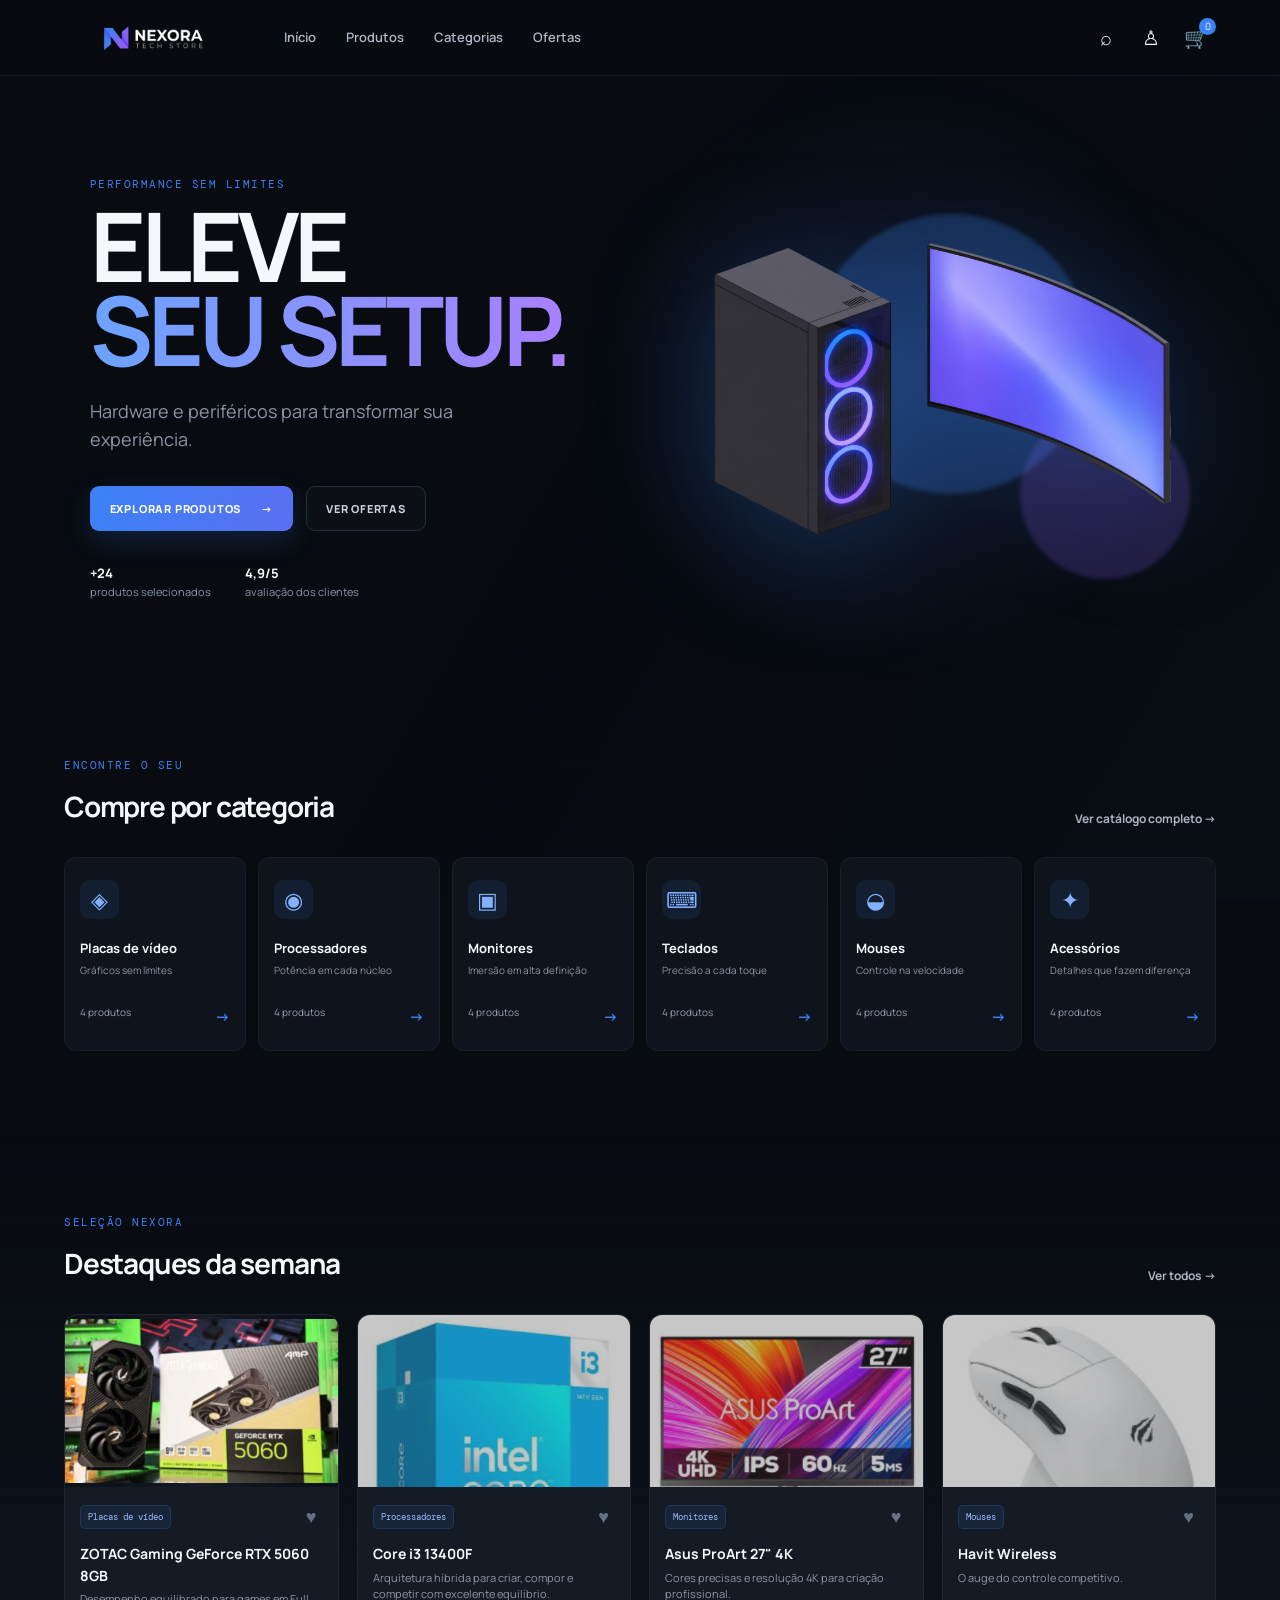
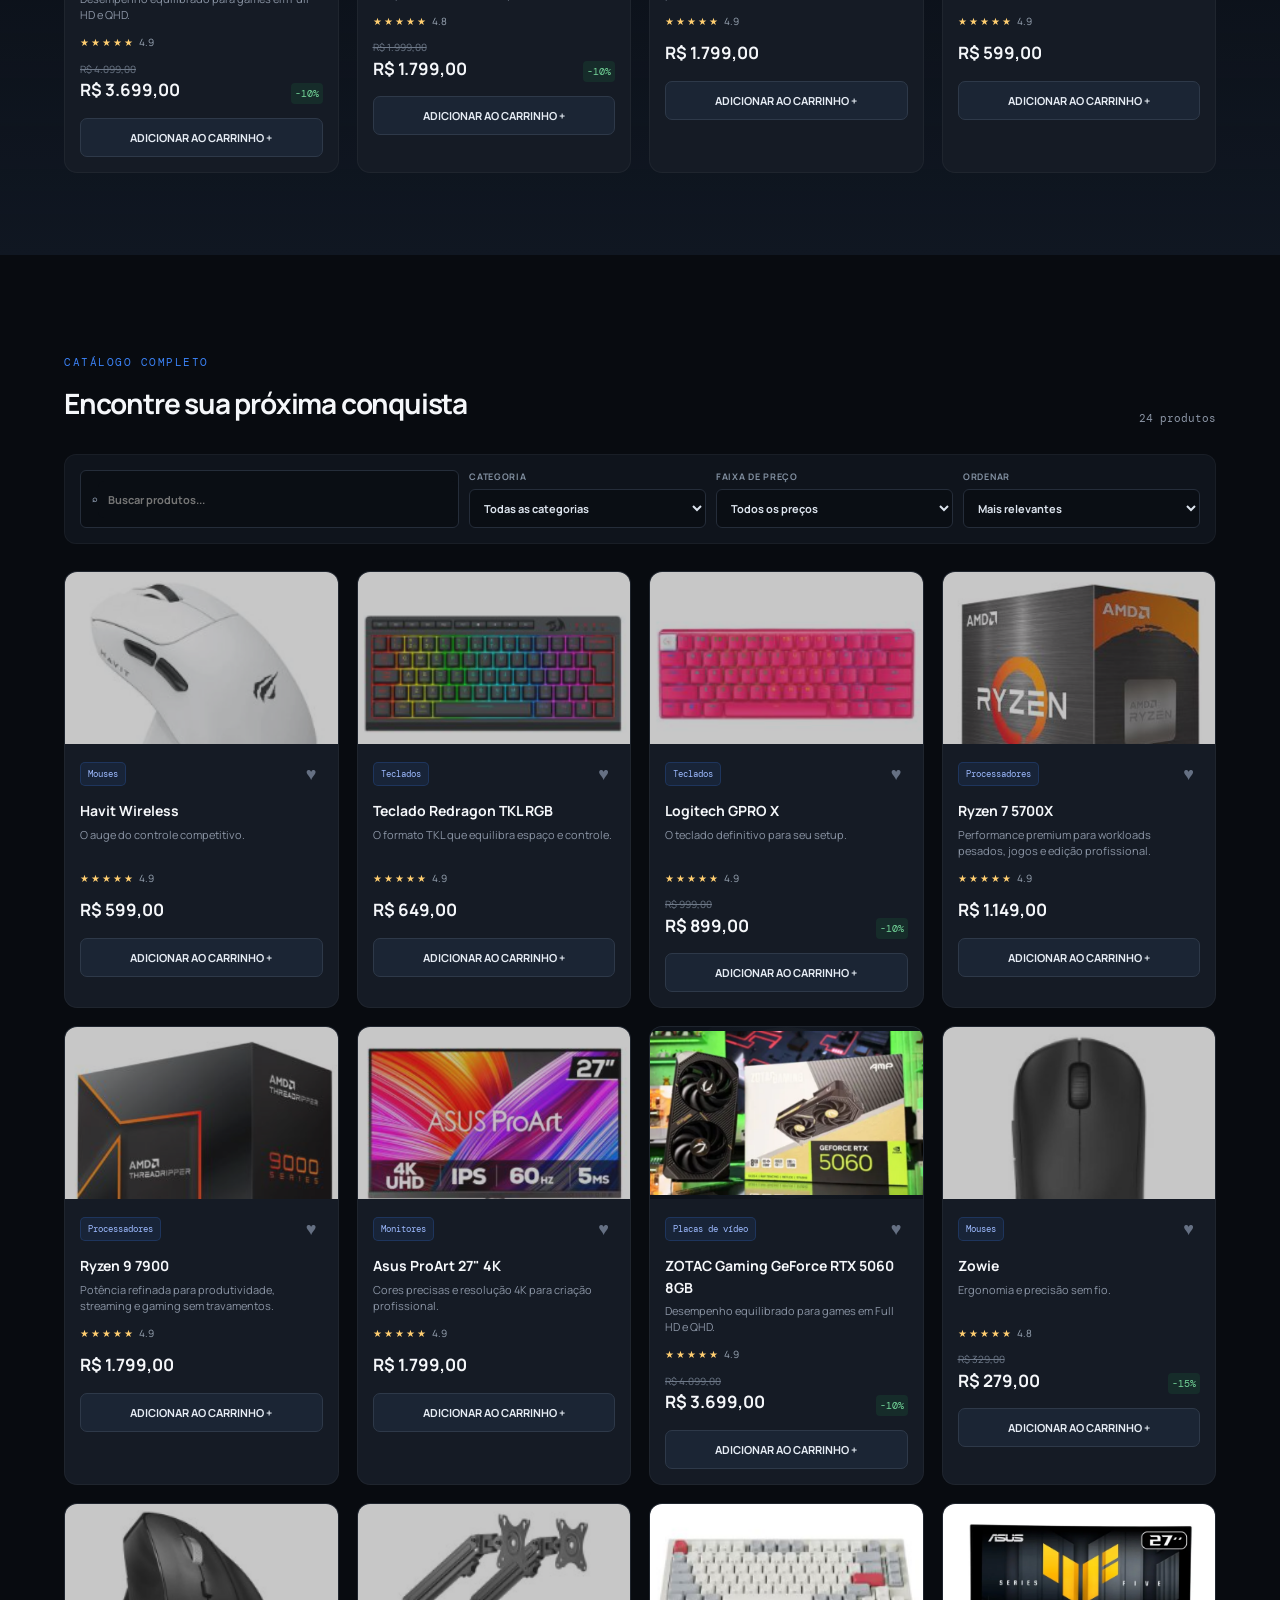
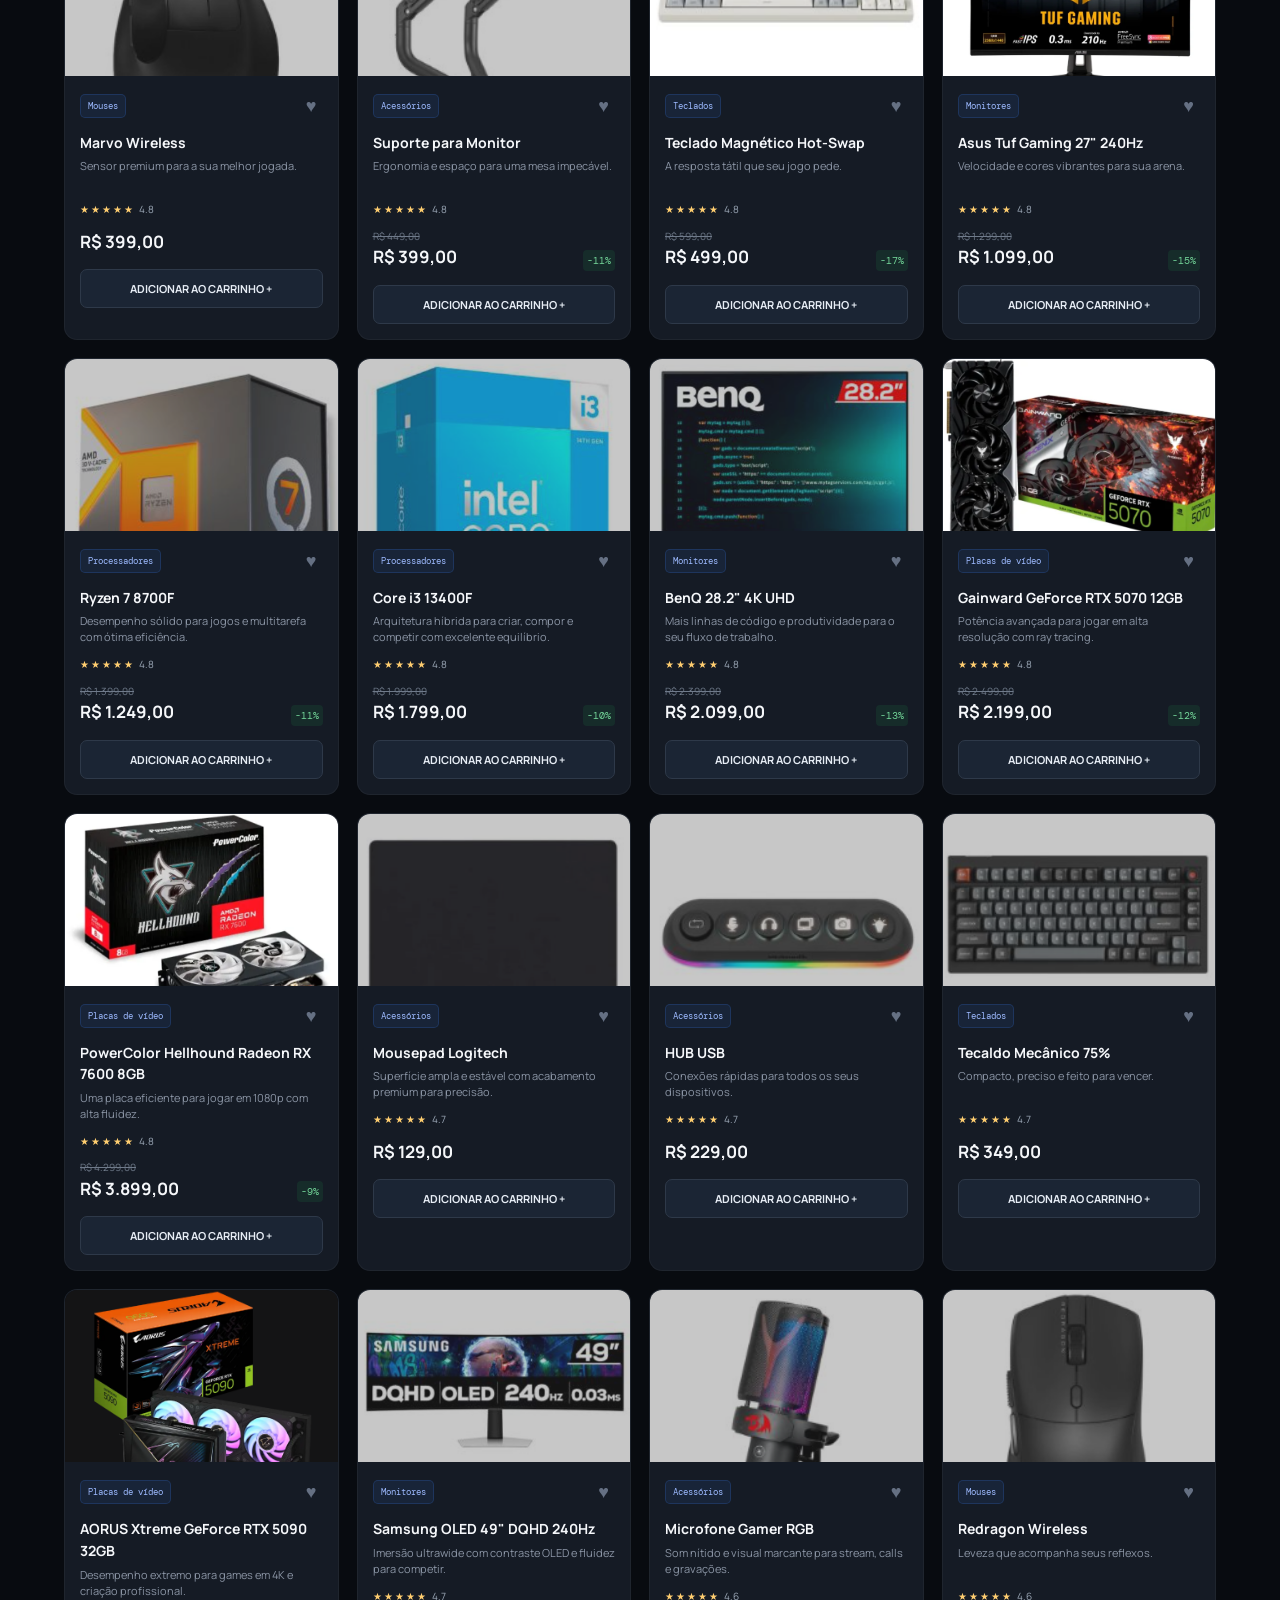
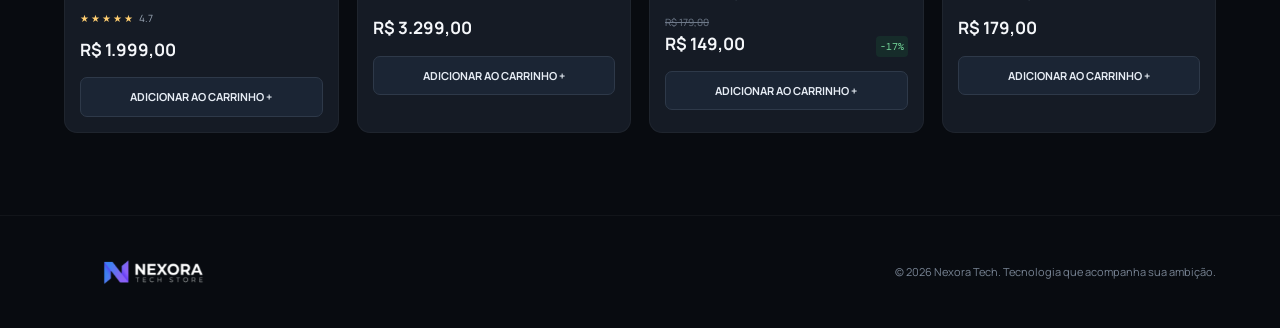
<file: index.html>
<!doctype html>
<html lang="pt-BR">

<head>
  <meta charset="UTF-8">
  <meta name="viewport" content="width=device-width,initial-scale=1.0">
  <meta name="description" content="Nexora Tech — hardware e periféricos para elevar seu setup.">
  <title>Nexora Tech | Eleve seu setup</title>
  <link rel="stylesheet" href="css/style.css">
  <link rel="stylesheet" href="css/components.css">
  <link rel="stylesheet" href="css/responsive.css">
</head>

<body>
    <header class="header"><a class="brand" href="#inicio" aria-label="Nexora Tech, início"><img
      src="assets/logo/nexora_logo_horizontal.png" alt="Nexora Tech Store"></a>
    <nav class="nav" id="mainNav" aria-label="Navegação principal"><a href="#inicio">Início</a><a
        href="#produtos">Produtos</a><a href="#categorias">Categorias</a><a href="#ofertas">Ofertas</a></nav>
    <div class="header-actions"><button class="icon-btn" id="searchToggle" aria-label="Abrir busca">⌕</button><button
        class="icon-btn" id="userButton" aria-label="Área do usuário">♙</button><button class="icon-btn cart-button"
        id="cartButton" aria-label="Abrir carrinho">🛒<span id="cartCount">0</span></button><button class="menu-btn"
        id="menuButton" aria-label="Abrir menu" aria-expanded="false">☰</button></div>
  </header>
  <main>
    <section class="hero" id="inicio">
      <div class="hero-copy">
        <p class="eyebrow">PERFORMANCE SEM LIMITES</p>
        <h1>ELEVE<br><em>SEU SETUP.</em></h1>
        <p>Hardware e periféricos para transformar sua experiência.</p>
        <div class="hero-buttons"><a class="button primary" href="#produtos">Explorar produtos <b>→</b></a><a
            class="button secondary" href="#ofertas">Ver ofertas</a></div>
        <div class="hero-stats"><span><b>+24</b> produtos selecionados</span><span><b>4,9/5</b> avaliação dos
            clientes</span></div>
      </div>
      <div class="hero-visual" aria-hidden="true">
        <img class="hero-setup-image" src="assets/images/nexora_hero_setup.png" alt="Setup Nexora Tech">
        <div class="glow-orb glow-orb--blue"></div>
        <div class="glow-orb glow-orb--purple"></div>
      </div>
    </section>
    <section class="section categories" id="categorias">
      <div class="section-heading">
        <div>
          <p class="eyebrow">ENCONTRE O SEU</p>
          <h2>Compre por categoria</h2>
        </div><a href="#produtos">Ver catálogo completo →</a>
      </div>
      <div id="categoryGrid" class="category-grid"></div>
    </section>
    <section class="section featured" id="ofertas">
      <div class="section-heading">
        <div>
          <p class="eyebrow">SELEÇÃO NEXORA</p>
          <h2>Destaques da semana</h2>
        </div><a href="#produtos">Ver todos →</a>
      </div>
      <div id="featuredGrid" class="product-grid"></div>
    </section>
    <section class="section catalog" id="produtos">
      <div class="section-heading">
        <div>
          <p class="eyebrow">CATÁLOGO COMPLETO</p>
          <h2>Encontre sua próxima conquista</h2>
        </div><span id="resultsCount" class="results-count"></span>
      </div>
      <div class="filters" aria-label="Filtros do catálogo"><label class="search-field">⌕ <input id="productSearch"
            type="search" placeholder="Buscar produtos..."></label><label><span>Categoria</span><select
            id="categoryFilter">
            <option value="all">Todas as categorias</option>
          </select></label><label><span>Faixa de preço</span><select id="priceFilter">
            <option value="all">Todos os preços</option>
            <option value="0-500">Até R$ 500</option>
            <option value="500-1500">R$ 500 — R$ 1.500</option>
            <option value="1500-3000">R$ 1.500 — R$ 3.000</option>
            <option value="3000-99999">Acima de R$ 3.000</option>
          </select></label><label><span>Ordenar</span><select id="sortFilter">
            <option value="relevant">Mais relevantes</option>
            <option value="price-asc">Menor preço</option>
            <option value="price-desc">Maior preço</option>
            <option value="name-asc">Nome A-Z</option>
            <option value="name-desc">Nome Z-A</option>
          </select></label></div>
      <div id="catalogGrid" class="product-grid"></div>
      <p id="emptyState" class="empty-state" hidden>Nenhum produto encontrado. Tente ajustar seus filtros.</p>
    </section>
  </main>
    <footer><a class="brand" href="#inicio" aria-label="Nexora Tech, início"><img
      src="assets/logo/nexora_logo_horizontal.png" alt="Nexora Tech Store"></a>
    <p>© 2026 Nexora Tech. Tecnologia que acompanha sua ambição.</p>
  </footer>
  <aside class="drawer" id="cartDrawer" aria-label="Carrinho" aria-hidden="true">
    <div class="drawer-head">
      <div>
        <p class="eyebrow">SELECIONADOS</p>
        <h2>Seu carrinho</h2>
      </div><button class="close-btn" data-close="cartDrawer" aria-label="Fechar carrinho">×</button>
    </div>
    <div id="cartItems" class="cart-items"></div>
    <div id="cartSummary" class="cart-summary"></div>
  </aside>
  <div class="modal" id="checkoutModal" role="dialog" aria-modal="true" aria-label="Finalizar compra" hidden>
    <div class="modal-panel checkout-modal"><button class="close-btn" data-close="checkoutModal"
        aria-label="Fechar finalização">×</button>
      <div id="checkoutContent"></div>
    </div>
  </div>
  <div class="modal" id="orderConfirmedModal" role="dialog" aria-modal="true" aria-label="Pedido confirmado" hidden>
    <div class="modal-panel checkout-modal"><button class="close-btn" data-close="orderConfirmedModal"
        aria-label="Fechar confirmação">×</button>
      <div id="orderConfirmedContent"></div>
    </div>
  </div>
  <div class="modal" id="productModal" role="dialog" aria-modal="true" aria-label="Detalhes do produto" hidden>
    <div class="modal-panel product-modal"><button class="close-btn" data-close="productModal"
        aria-label="Fechar detalhes">×</button>
      <div id="productModalContent"></div>
    </div>
  </div>
  <div class="modal" id="userModal" role="dialog" aria-modal="true" aria-label="Área do usuário" hidden>
    <div class="modal-panel user-modal"><button class="close-btn" data-close="userModal"
        aria-label="Fechar área do usuário">×</button>
      <div id="userModalContent"></div>
    </div>
  </div>
  <div class="modal" id="favoritesModal" role="dialog" aria-modal="true" aria-label="Favoritos" hidden>
    <div class="modal-panel favorites-modal"><button class="close-btn" data-close="favoritesModal"
        aria-label="Fechar favoritos">×</button>
      <div class="drawer-head">
        <div>
          <p class="eyebrow">SUA LISTA</p>
          <h2>Favoritos</h2>
        </div>
      </div>
      <div id="favoritesContent" class="favorites-list"></div>
    </div>
  </div>
  <div id="toastContainer" class="toast-container" aria-live="polite"></div>
  <div id="backdrop" class="backdrop"></div>
  <script src="js/api.js"></script>
  <script src="js/products.js"></script>
  <script src="js/cart.js"></script>
  <script src="js/user.js"></script>
  <script src="js/checkout.js"></script>
  <script src="js/favorites.js"></script>
  <script src="js/filters.js"></script>
  <script src="js/ui.js"></script>
  <script src="js/app.js"></script>
</body>

</html>
</file>
<file: css/style.css>
@import url('https://fonts.googleapis.com/css2?family=DM+Mono&family=Manrope:wght@400;500;600;700;800&display=swap');

:root {
    --bg: #080b10;
    --surface: #0f141c;
    --card: #151b25;
    --line: #252d3a;
    --text: #f5f7fa;
    --muted: #8b95a5;
    --blue: #3b82f6;
    --violet: #8b5cf6;
    --green: #22c55e
}

* {
    box-sizing: border-box
}

html {
    scroll-behavior: smooth
}

body {
    margin: 0;
    background: var(--bg);
    color: var(--text);
    font: 15px Manrope, Arial, sans-serif;
    line-height: 1.55
}

body:before {
    content: '';
    position: fixed;
    inset: 0;
    pointer-events: none;
    background: linear-gradient(120deg, transparent 40%, #3b82f605);
    z-index: -1
}

button,
input,
select {
    font: inherit
}

button {
    cursor: pointer
}

a {
    color: inherit;
    text-decoration: none
}

.header {
    height: 76px;
    border-bottom: 1px solid #ffffff0b;
    display: flex;
    align-items: center;
    gap: 42px;
    padding: 0 max(5vw, 28px);
    position: sticky;
    top: 0;
    background: #080b10e8;
    backdrop-filter: blur(16px);
    z-index: 20
}

.brand {
    display: inline-flex;
    align-items: center;
    width: 178px;
    height: 42px;
    overflow: hidden;
    white-space: nowrap
}

.brand img {
    width: 100%;
    height: 100%;
    object-fit: contain;
    mix-blend-mode: screen
}

.brand small {
    display: block;
    color: var(--blue);
    font: 9px 'DM Mono';
    letter-spacing: 1.9px;
    margin: 7px 0 0 2px
}

.nav {
    display: flex;
    gap: 30px;
    margin-right: auto
}

.nav a {
    font-weight: 600;
    font-size: 13px;
    color: #aeb7c4
}

.nav a:hover {
    color: white
}

.header-actions {
    display: flex;
    align-items: center;
    gap: 5px
}

.icon-btn,
.menu-btn,
.close-btn {
    border: 0;
    background: transparent;
    color: var(--text);
    font-size: 20px;
    width: 40px;
    height: 40px;
    border-radius: 10px;
    position: relative
}

.icon-btn:hover,
.menu-btn:hover {
    background: #ffffff0d
}

.cart-button span {
    position: absolute;
    right: 0;
    top: 0;
    min-width: 17px;
    height: 17px;
    padding: 0 4px;
    border-radius: 12px;
    background: var(--blue);
    font: 10px/17px Manrope
}

.menu-btn {
    display: none
}

.hero {
    min-height: 600px;
    padding: 95px max(7vw, 30px) 70px;
    display: flex;
    align-items: center;
    overflow: hidden;
    background: radial-gradient(circle at 70% 50%, #263e7a40, transparent 32%)
}

.hero-copy {
    width: 55%;
    z-index: 1
}

.eyebrow {
    font: 11px 'DM Mono';
    letter-spacing: 1.5px;
    color: var(--blue);
    margin: 0 0 13px
}

.hero h1 {
    font-size: clamp(54px, 7.5vw, 108px);
    letter-spacing: -5px;
    line-height: .88;
    margin: 0 0 26px
}

.hero h1 em {
    font-style: normal;
    background: linear-gradient(90deg, #6ba3ff, #a880ff);
    background-clip: text;
    color: transparent
}

.hero-copy>p:not(.eyebrow) {
    font-size: 18px;
    color: var(--muted);
    max-width: 440px
}

.hero-buttons {
    display: flex;
    gap: 13px;
    margin: 32px 0
}

.button {
    border: 1px solid transparent;
    border-radius: 9px;
    padding: 13px 19px;
    text-transform: uppercase;
    font-size: 11px;
    letter-spacing: .8px;
    font-weight: 800;
    display: inline-flex;
    justify-content: center;
    align-items: center;
    gap: 20px
}

.primary {
    background: linear-gradient(110deg, var(--blue), #5a6ff2);
    box-shadow: 0 10px 28px #3b82f630;
    color: white
}

.primary:hover {
    transform: translateY(-2px);
    filter: brightness(1.1)
}

.secondary {
    border-color: var(--line);
    background: #ffffff05;
    color: #c9d0da
}

.secondary:hover {
    border-color: #667386
}

.hero-stats {
    display: flex;
    gap: 34px;
    color: var(--muted);
    font-size: 11px
}

.hero-stats b {
    color: white;
    display: block;
    font-size: 13px
}

.hero-visual {
    position: relative;
    width: 45%;
    height: 410px;
    display: flex;
    align-items: center;
    justify-content: center
}

.hero-setup-image {
    position: relative;
    z-index: 2;
    width: 110%;
    max-width: 680px;
    height: auto;
    filter: drop-shadow(0 20px 60px #3b82f640)
}

.glow-orb {
    position: absolute;
    border-radius: 50%;
    filter: blur(2px);
    z-index: 1
}

.glow-orb--blue {
    width: 280px;
    height: 280px;
    background: #3b82f640;
    right: 20%;
    top: 30px
}

.glow-orb--purple {
    width: 170px;
    height: 170px;
    background: #8b5cf635;
    right: 0;
    bottom: 15px
}

.section {
    max-width: 1440px;
    margin: auto;
    padding: 82px max(5vw, 28px)
}

.section-heading {
    display: flex;
    justify-content: space-between;
    align-items: end;
    margin-bottom: 29px
}

.section-heading h2 {
    margin: 0;
    font-size: 28px;
    letter-spacing: -1.2px
}

.section-heading>a {
    color: #aab4c3;
    font-size: 12px;
    font-weight: bold
}

.section-heading>a:hover {
    color: var(--blue)
}

.category-grid {
    display: grid;
    grid-template-columns: repeat(6, 1fr);
    gap: 12px
}

.category-card {
    background: var(--surface);
    border: 1px solid #ffffff0b;
    border-radius: 12px;
    padding: 22px 15px;
    min-height: 175px;
    transition: .25s
}

.category-card:hover {
    transform: translateY(-5px);
    background: #172032;
    border-color: #3b82f670;
    box-shadow: 0 12px 30px #0004
}

.category-card>span {
    display: grid;
    place-items: center;
    width: 39px;
    height: 39px;
    border-radius: 10px;
    background: #3b82f618;
    color: #82b1ff;
    font-size: 22px
}

.category-card h3 {
    font-size: 13px;
    margin: 19px 0 4px
}

.category-card p {
    font-size: 10px;
    color: var(--muted);
    margin: 0;
    min-height: 32px
}

.category-card small {
    display: block;
    color: #91a0b2;
    font-size: 10px;
    margin-top: 10px
}

.category-card small b {
    color: var(--blue);
    float: right;
    font-size: 15px
}

.featured {
    background: linear-gradient(180deg, transparent, #101722)
}

.product-grid {
    display: grid;
    grid-template-columns: repeat(4, 1fr);
    gap: 18px
}

.product-card {
    background: var(--card);
    border: 1px solid #ffffff0b;
    border-radius: 13px;
    overflow: hidden;
    transition: .25s;
    animation: rise .35s both
}

.product-card:hover {
    transform: translateY(-5px);
    border-color: #45689d;
    box-shadow: 0 17px 35px #0005
}

.product-art {
    height: 172px;
    display: grid;
    place-items: center;
    position: relative;
    overflow: hidden;
    background: radial-gradient(circle, #394c7338, transparent 65%), #0d121a;
}

.product-art:before {
    content: '';
    position: absolute;
    width: 130px;
    height: 130px;
    border: 1px solid #ffffff12;
    border-radius: 50%;
    box-shadow: 0 0 0 20px #ffffff05, 0 0 0 48px #ffffff03
}

.product-art span {
    font-size: 61px;
    color: #87b1ff;
    z-index: 1;
    text-shadow: 0 0 28px #3b82f6
}

.product-art img {
    width: 100%;
    height: 100%;
    display: block;
    object-fit: contain;
    position: relative;
    z-index: 1;
}

.product-art i {
    position: absolute;
    width: 130%;
    height: 1px;
    background: #6c8cba38;
    transform: rotate(-30deg)
}

.product-art b {
    position: absolute;
    bottom: 12px;
    left: 14px;
    color: #ffffff20;
    font: 9px 'DM Mono';
    letter-spacing: 1.5px;
    text-transform: uppercase
}

.cpu span {
    color: #d1a0ff
}

.monitors span {
    color: #72e0f7
}

.keyboards span {
    color: #97a9ff
}

.mice span {
    color: #98e3bc
}

.accessories span {
    color: #fcce89
}

.card-body {
    padding: 15px
}

.card-top {
    display: flex;
    align-items: center;
    justify-content: space-between
}

.badge {
    font: 9px 'DM Mono';
    color: #9dbaff;
    background: #3b82f617;
    border: 1px solid #3b82f630;
    padding: 5px 7px;
    border-radius: 5px
}

.favorite {
    border: 0;
    background: transparent;
    color: #657083;
    font-size: 18px
}

.favorite.active {
    color: #ec6481
}

.product-card h3 {
    font-size: 14px;
    margin: 11px 0 5px
}

.product-card p {
    font-size: 11px;
    color: var(--muted);
    line-height: 1.45;
    height: 33px;
    margin: 0
}

.stars {
    display: block;
    font-size: 10px;
    color: #ffce70;
    margin: 11px 0
}

.stars i {
    color: #9ca8b7;
    font-style: normal;
    margin-left: 4px
}

.price-row {
    display: flex;
    justify-content: space-between;
    align-items: end
}

.price-row div {
    display: grid
}

.price-row del {
    font-size: 10px;
    color: #6f7a8a
}

.price-row strong,
.modal-price {
    font-size: 17px
}

.discount {
    font: 10px 'DM Mono';
    color: #75d99b;
    background: #22c55e19;
    padding: 4px;
    border-radius: 4px
}

.add-cart {
    width: 100%;
    border: 1px solid #2e3949;
    background: #1b2534;
    color: #e7edf5;
    border-radius: 7px;
    padding: 10px;
    margin-top: 14px;
    font-size: 11px;
    font-weight: bold;
    text-transform: uppercase
}

.add-cart:hover {
    background: var(--blue);
    border-color: var(--blue)
}

.catalog {
    padding-top: 100px
}

.filters {
    background: var(--surface);
    border: 1px solid #ffffff0b;
    border-radius: 12px;
    padding: 15px;
    display: grid;
    grid-template-columns: 1.6fr 1fr 1fr 1fr;
    gap: 10px;
    margin-bottom: 27px
}

.filters label {
    color: #8290a1;
    font-size: 9px;
    font-weight: bold;
    text-transform: uppercase;
    letter-spacing: .7px
}

.filters select,
.filters input {
    display: block;
    border: 1px solid var(--line);
    background: #0a0e14;
    color: #dce3ed;
    border-radius: 6px;
    width: 100%;
    padding: 10px;
    margin-top: 5px;
    outline: none;
    font-size: 11px
}

.search-field {
    display: flex;
    align-items: center;
    border: 1px solid var(--line);
    padding-left: 11px;
    border-radius: 6px;
    background: #0a0e14;
    color: #8996a9 !important
}

.search-field input {
    border: 0;
    margin: 0
}

.results-count {
    font: 11px 'DM Mono';
    color: var(--muted)
}

.empty-state,
.empty-cart {
    color: var(--muted);
    text-align: center;
    padding: 50px
}

footer {
    border-top: 1px solid #ffffff0b;
    padding: 35px 5vw;
    display: flex;
    align-items: center;
    justify-content: space-between;
    color: #788494;
    font-size: 11px
}

@keyframes rise {
    from {
        opacity: 0;
        transform: translateY(10px)
    }

    to {
        opacity: 1;
        transform: none
    }
}

.js-enter {
    opacity: 0;
    animation: js-enter .55s cubic-bezier(.22, 1, .36, 1) forwards;
    animation-delay: calc(var(--animation-order, 0) * 55ms)
}

.is-clicked {
    animation: button-pop .28s ease
}

@keyframes js-enter {
    from {
        opacity: 0;
        transform: translateY(18px)
    }

    to {
        opacity: 1;
        transform: none
    }
}

@keyframes button-pop {
    50% {
        transform: scale(.96)
    }
}

@media (prefers-reduced-motion: reduce) {

    .js-enter,
    .is-clicked {
        animation: none;
        opacity: 1
    }
}
</file>
<file: css/components.css>
.drawer {
    position: fixed;
    right: 0;
    top: 0;
    height: 100vh;
    width: min(430px, 94vw);
    background: #101720;
    z-index: 31;
    padding: 25px;
    transform: translateX(105%);
    transition: .28s;
    border-left: 1px solid var(--line);
    display: flex;
    flex-direction: column
}

.drawer.open {
    transform: none
}

.drawer-head {
    display: flex;
    justify-content: space-between;
    align-items: start
}

.drawer h2,
.modal h2 {
    margin: 0;
    font-size: 25px;
    letter-spacing: -1px
}

.close-btn {
    font-size: 30px;
    color: #a9b4c3
}

.backdrop {
    position: fixed;
    inset: 0;
    background: #020407a8;
    backdrop-filter: blur(3px);
    z-index: 29;
    opacity: 0;
    pointer-events: none;
    transition: .25s
}

.backdrop.show {
    opacity: 1;
    pointer-events: auto
}

.cart-items {
    overflow: auto;
    flex: 1;
    margin: 22px -8px;
    padding: 0 8px
}

.cart-item {
    display: flex;
    gap: 12px;
    padding: 13px 0;
    border-bottom: 1px solid #ffffff0c
}

.cart-item .product-art {
    height: 80px;
    width: 82px;
    flex: none;
    border-radius: 8px
}

.cart-item .product-art span {
    font-size: 32px
}

.cart-item h3 {
    font-size: 12px;
    margin: 2px 0
}

.cart-item strong {
    font-size: 13px
}

.quantity {
    display: flex;
    align-items: center;
    gap: 10px;
    margin-top: 9px
}

.quantity button {
    border: 1px solid var(--line);
    color: white;
    background: #18202b;
    border-radius: 4px;
    width: 22px;
    height: 22px
}

.quantity .remove {
    border: 0;
    background: transparent;
    color: #ee8193;
    font-size: 18px;
    margin-left: 10px
}

.cart-summary {
    border-top: 1px solid var(--line);
    padding-top: 16px
}

.cart-summary>div {
    display: flex;
    justify-content: space-between;
    margin: 7px 0;
    color: #aeb8c5;
    font-size: 12px
}

.cart-summary .success {
    color: #69d893
}

.cart-summary .total {
    font-size: 15px;
    color: white;
    padding: 11px 0;
    border-top: 1px solid #ffffff10;
    margin-top: 13px
}

.checkout {
    width: 100%;
    margin-top: 12px
}

.checkout-modal {
    width: min(680px, 100%)
}

.checkout-form {
    display: grid;
    gap: 18px;
    margin-top: 16px
}

.checkout-fieldset {
    margin: 0;
    padding: 16px;
    border: 1px solid var(--line);
    border-radius: 12px;
    background: #0d131a
}

.checkout-fieldset legend {
    font: 11px 'DM Mono';
    letter-spacing: 1.3px;
    color: #b7c5d8;
    padding: 0 8px
}

.checkout-grid {
    display: grid;
    grid-template-columns: 1.3fr 0.4fr;
    gap: 12px
}

.checkout-grid label {
    display: block;
    font-size: 10px;
    color: var(--muted)
}

.checkout-grid input,
.checkout-form input {
    display: block;
    width: 100%;
    margin-top: 6px;
    padding: 11px 12px;
    border: 1px solid var(--line);
    border-radius: 8px;
    background: #0a1017;
    color: white
}

.checkout-grid input:focus,
.checkout-form input:focus {
    border-color: var(--blue);
    outline: none
}

.checkout-cep {
    grid-column: 1 / -1
}

.checkout-address-options {
    display: flex;
    gap: 10px;
    flex-wrap: wrap;
    margin: 16px 0
}

.checkout-choice {
    display: inline-flex;
    align-items: center;
    gap: 8px;
    padding: 8px 12px;
    border-radius: 999px;
    background: #0d131a;
    border: 1px solid var(--line);
    font-size: 12px;
    color: #d8e1ee
}

.checkout-payment {
    display: grid;
    grid-template-columns: repeat(3, minmax(0, 1fr));
    gap: 10px
}

.checkout-payment label {
    display: flex;
    align-items: center;
    gap: 8px;
    padding: 12px 10px;
    border-radius: 9px;
    border: 1px solid var(--line);
    background: #0a1119;
    font-size: 12px;
    color: #dfe6f1
}

.checkout-payment input {
    accent-color: var(--blue)
}

.checkout-summary-list {
    display: grid;
    gap: 8px;
    margin-bottom: 16px
}

.checkout-summary-item,
.checkout-line {
    display: flex;
    justify-content: space-between;
    gap: 12px;
    font-size: 12px;
    color: #dfe6f1
}

.checkout-lines {
    border-top: 1px solid var(--line);
    padding-top: 12px;
    display: grid;
    gap: 10px
}

.checkout-line.success {
    color: #69d893
}

.checkout-line.total {
    padding-top: 10px;
    border-top: 1px solid #ffffff10;
    font-size: 15px;
    color: white
}

.checkout-order-success {
    text-align: center;
    padding: 16px 10px 8px
}

.checkout-order-success h2 {
    margin-bottom: 12px
}

.checkout-order-success p {
    color: var(--muted)
}

.checkout-order-success strong {
    color: white
}

.modal {
    position: fixed;
    z-index: 32;
    inset: 0;
    display: grid;
    place-items: center;
    padding: 20px;
    opacity: 0;
    transition: .2s
}

.modal.open {
    opacity: 1
}

.modal-panel {
    position: relative;
    background: #111925;
    border: 1px solid #ffffff18;
    border-radius: 15px;
    width: min(760px, 100%);
    max-height: 90vh;
    overflow: auto;
    box-shadow: 0 30px 80px #0009;
    padding: 32px;
    transform: translateY(12px);
    transition: .2s
}

.modal.open .modal-panel {
    transform: none
}

.modal-panel>.close-btn {
    position: absolute;
    right: 16px;
    top: 14px;
    z-index: 1
}

.product-modal #productModalContent {
    display: grid;
    grid-template-columns: 1fr 1fr;
    gap: 34px
}

.modal-art .product-art {
    height: 350px;
    border-radius: 11px
}

.product-art.large span {
    font-size: 120px
}

.modal-info>p {
    color: var(--muted);
    font-size: 13px
}

.specs {
    border-top: 1px solid var(--line);
    padding-top: 12px;
    margin: 17px 0
}

.specs h4 {
    font-size: 11px;
    text-transform: uppercase;
    letter-spacing: 1px;
    margin: 0
}

.specs p {
    display: flex;
    flex-wrap: wrap;
    gap: 7px !important
}

.specs span {
    font-size: 10px;
    background: #ffffff08;
    padding: 5px 7px;
    border-radius: 5px;
    color: #bfcad7
}

.modal-price {
    display: block;
    margin: 18px 0
}

.modal-buy {
    display: flex;
    gap: 12px;
    align-items: end
}

.modal-buy label {
    font-size: 10px;
    color: var(--muted)
}

.modal-buy input {
    display: block;
    width: 62px;
    background: #0a0e14;
    border: 1px solid var(--line);
    color: white;
    border-radius: 6px;
    padding: 10px;
    margin-top: 4px
}

.user-modal {
    width: min(410px, 100%)
}

.auth-form {
    display: grid;
    gap: 13px;
    margin-top: 20px
}

.auth-form label {
    font-size: 11px;
    font-weight: bold;
    color: #b4becb
}

.auth-form input {
    width: 100%;
    display: block;
    margin-top: 5px;
    border: 1px solid var(--line);
    background: #0b1018;
    color: white;
    border-radius: 7px;
    padding: 12px;
    outline: none
}

.auth-form input:focus {
    border-color: var(--blue)
}

.auth-switch {
    font-size: 12px;
    color: var(--muted);
    text-align: center;
    margin-top: 20px
}

.auth-switch button {
    border: 0;
    background: transparent;
    color: #7aa7ff;
    font-weight: bold
}

.full {
    width: 100%;
    margin-top: 15px
}

.danger {
    border-color: #ef444466;
    color: #ff9aa9
}

.account-email {
    margin: 18px 0;
    background: #ffffff07;
    padding: 12px;
    border-radius: 7px;
    color: #b4becc;
    font-size: 12px
}

.favorites-modal {
    width: min(560px, 100%)
}

.favorite-row {
    display: flex;
    align-items: center;
    gap: 14px;
    border-top: 1px solid #ffffff0b;
    padding: 11px 0
}

.favorite-row .product-art {
    width: 65px;
    height: 58px;
    border-radius: 7px
}

.favorite-row .product-art span {
    font-size: 25px
}

.favorite-row h3 {
    font-size: 13px;
    margin: 0
}

.favorite-row strong {
    font-size: 12px
}

.favorite-row .icon-btn {
    margin-left: auto;
    color: #8ab6ff
}

.toast-container {
    position: fixed;
    right: 22px;
    bottom: 22px;
    z-index: 40;
    display: grid;
    gap: 8px
}

.toast {
    background: #192231;
    border: 1px solid #35455b;
    padding: 13px 17px;
    border-radius: 8px;
    box-shadow: 0 12px 35px #0008;
    font-size: 12px;
    animation: toast .3s both
}

.toast.success {
    border-left: 3px solid var(--green)
}

.toast.error {
    border-left: 3px solid var(--red, #ef4444)
}

@keyframes toast {
    from {
        opacity: 0;
        transform: translateY(12px)
    }

    to {
        opacity: 1;
        transform: none
    }
}

.modal[hidden] {
    display: none
}
</file>
<file: css/responsive.css>
@media(max-width:1024px) {
    .category-grid {
        grid-template-columns: repeat(3, 1fr)
    }

    .product-grid {
        grid-template-columns: repeat(3, 1fr)
    }

    .hero {
        padding-top: 65px
    }

    .hero-copy {
        width: 60%
    }

    .hero-visual {
        width: 40%
    }

    .filters {
        grid-template-columns: repeat(2, 1fr)
    }
}

@media(max-width:768px) {
    .header {
        gap: 10px;
        height: 65px
    }

    .nav {
        display: none
    }

    .nav.mobile-open {
        display: flex;
        position: absolute;
        top: 65px;
        left: 0;
        right: 0;
        flex-direction: column;
        background: #0d121b;
        padding: 22px 6vw;
        gap: 20px;
        border-bottom: 1px solid var(--line)
    }

    .menu-btn {
        display: block
    }

    .hero {
        min-height: 650px;
        display: block;
        padding-top: 70px
    }

    .hero-copy {
        width: 100%
    }

    .hero-visual {
        width: 100%;
        height: 260px;
        margin-top: 30px
    }

    .hero-setup-image {
        width: 110%;
        max-width: 560px
    }

    .product-grid {
        grid-template-columns: repeat(2, 1fr)
    }

    .product-modal #productModalContent {
        grid-template-columns: 1fr
    }

    .modal-art .product-art {
        height: 220px
    }

    .modal-info {
        padding-bottom: 0
    }
}

@media(max-width:480px) {
    .header {
        padding: 0 15px
    }

    .brand {
        width: 150px;
        height: 36px
    }

    .header-actions {
        gap: 0
    }

    .header-actions .icon-btn {
        width: 35px
    }

    .hero {
        padding: 58px 22px 35px;
        min-height: 610px
    }

    .hero h1 {
        font-size: 55px;
        letter-spacing: -3px
    }

    .hero-copy>p:not(.eyebrow) {
        font-size: 15px
    }

    .hero-buttons {
        flex-direction: column
    }

    .button {
        width: 100%
    }

    .hero-stats {
        gap: 17px
    }

    .section {
        padding: 58px 17px
    }

    .section-heading h2 {
        font-size: 23px
    }

    .section-heading>a {
        font-size: 10px
    }

    .category-grid {
        grid-template-columns: repeat(2, 1fr);
        gap: 9px
    }

    .category-card {
        min-height: 140px;
        padding: 16px
    }

    .category-card h3 {
        margin-top: 13px
    }

    .product-grid {
        gap: 10px
    }

    .product-art {
        height: 130px
    }

    .product-art span {
        font-size: 48px
    }

    .card-body {
        padding: 11px
    }

    .product-card h3 {
        font-size: 12px
    }

    .product-card p {
        font-size: 9px
    }

    .add-cart {
        font-size: 9px;
        padding: 9px 3px
    }

    .price-row strong {
        font-size: 14px
    }

    .filters {
        grid-template-columns: 1fr;
        padding: 11px
    }

    .filters label {
        display: none
    }

    .filters .search-field {
        display: flex
    }

    .filters label:nth-of-type(2),
    .filters label:nth-of-type(4) {
        display: block
    }

    .filters label:nth-of-type(4) {
        display: none
    }

    .modal-panel {
        padding: 23px 18px
    }

    .modal-buy {
        display: block
    }

    .modal-buy .button {
        margin-top: 12px
    }

    .drawer {
        width: 100%;
        padding: 20px
    }

    footer {
        display: block;
        text-align: center
    }

    footer p {
        margin-top: 25px
    }
}
</file>
